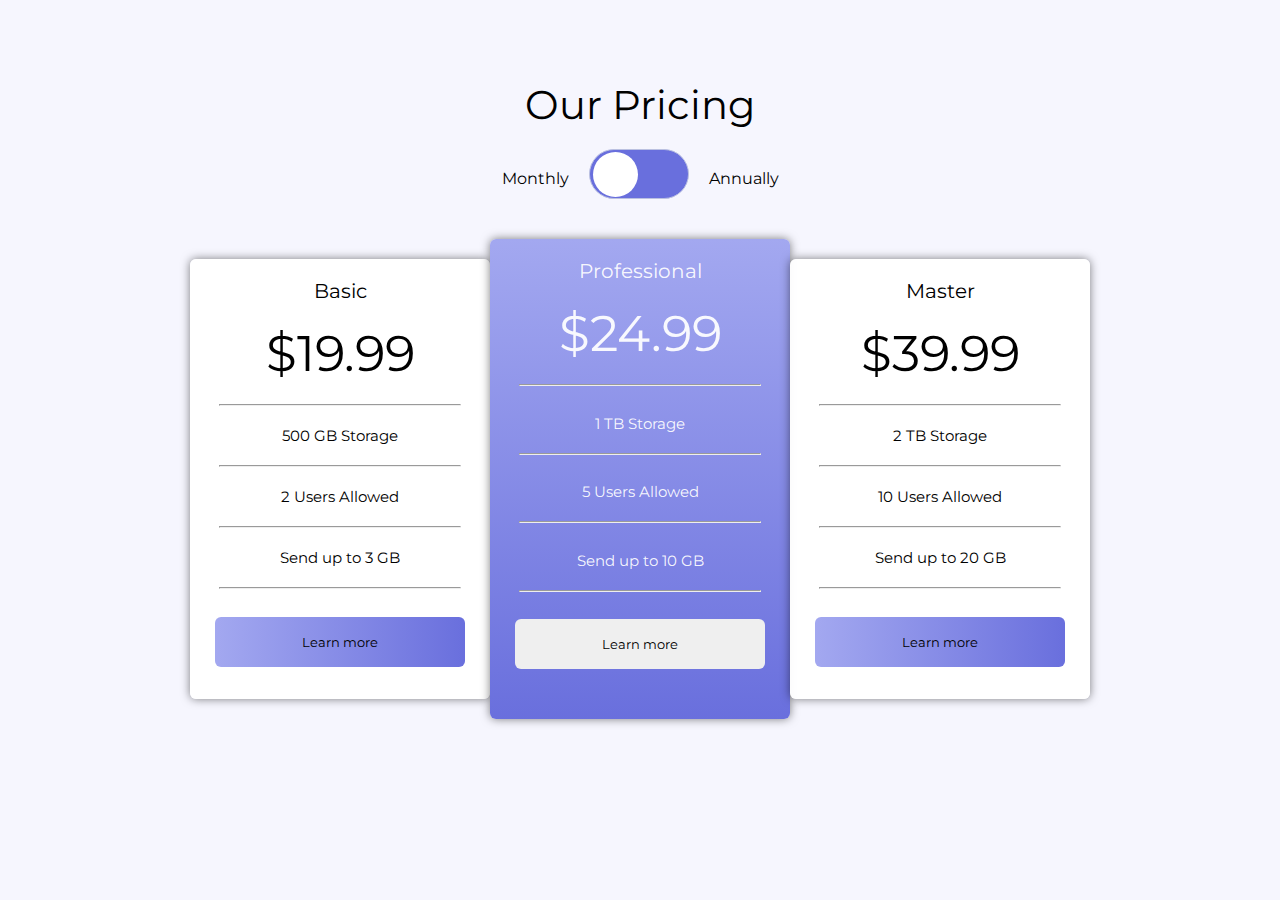
<file: index.html>
<!DOCTYPE html>
<html lang="en">
<head>
    <meta charset="UTF-8">
    <meta name="viewport" content="width=device-width, initial-scale=1.0">
    <title>Document</title>
    <link rel="stylesheet" href="styles.css">
    <link href="https://fonts.googleapis.com/css2?family=Montserrat:wght@700&display=swap" rel="stylesheet">
</head>
<body>
<div class="cont">
    <div class="titl">Our Pricing</div>
        <div class="container">
            <div class="mon">Monthly</div>
            <input type="checkbox" id="toggle-button" class="toggle-button">
            <div class="ann">Annually</div>
        </div>
          
    
    <div class="blocks">
        <div class="basic">
            <div class="name">Basic</div>
            <div class="price price1">$19.99</div>
            <hr></hr>
            <div class="storage">500 GB Storage</div>
            <hr></hr>
            <div class="users">2 Users Allowed</div>
            <hr></hr>
            <div class="sendup">Send up to 3 GB</div>
            <hr></hr>
            <button class="more">Learn more</button>
        </div>
        <div class="professional">
            <div class="name">Professional</div>
            <div class="price price2">$24.99</div>
            <hr>
            <div class="storage">1 TB Storage</div>
            <hr>
            <div class="users">5 Users Allowed</div>
            <hr>
            <div class="sendup">Send up to 10 GB</div>
            <hr>
            <button class="more1">Learn more</button>
        </div>
        <div class="master">
            <div class="name">Master</div>
            <div class="price price3">$39.99</div>
            <hr>
            <div class="storage">2 TB Storage</div>
            <hr>
            <div class="users">10 Users Allowed</div>
            <hr>
            <div class="sendup">Send up to 20 GB</div>
            <hr>
            <button class="more">Learn more</button>
        </div>  
    </div>
</div>  
    <script src="script.js"></script>
</body>
</html>
</file>
<file: styles.css>
*{  

    margin-top: 20px;
    text-align: center;
    font-family: 'Montserrat', sans-serif;
}
.cont{
 width: 1440px;
 
}
body{
    background-color: hsl(240, 78%, 98%);
    display: flex;
    justify-content: center;
}
.blocks{
    display: flex;
    font-size: 15px;
    justify-content: center;
    flex-wrap: wrap;
    margin-bottom: 90px;
    align-items: center;
    justify-items: center;
}
.basic{
    background-color: rgba(255, 255, 255, 0.945);
    border: 0px;
    border-radius: 6px;
    color: black;
    width: 300px;
    height: 440px;
    box-shadow: 0 0 10px rgba(0,0,0,0.5);
}
.professional{
    background:linear-gradient(to bottom,hsl(236, 72%, 79%), hsl(237, 63%, 64%));
    border: 0px;
    border-radius: 6px;
    color: black;
    width: 300px;
    height: 480px;
    box-shadow: 0 0 10px rgba(0,0,0,0.5);
    color: rgba(255, 255, 255, 0.932);
    display: flex;
    flex-direction: column;
    align-items: center;
    
}
.master{
    background-color: rgba(255, 255, 255, 0.945);
    border: 0px;
    border-radius: 6px;
    color: black;
    width: 300px;
    height: 440px;
    box-shadow: 0 0 10px rgba(0,0,0,0.5);
    
}
button:focus {
    outline: none !important
    }
button{
    border: 0px;
}
.more{
    background:linear-gradient(to right,hsl(236, 72%, 79%), hsl(237, 63%, 64%));
    width: 250px;
    height: 50px;
    border: 0px;
    border-radius: 6px;
}
.more1{
    width: 250px;
    height:50px;
    border: 0px;
    border-radius: 6px;
}
hr{
    width: 240px;
}
.price{
    font-size: 50px;
}
.name{
    font-size: 20px;
}
.titl{
    font-size: 40px;
    padding-bottom: 0px;
}
.more:hover{
   border: 1px solid black;
   background: transparent;
   color: hsl(234, 14%, 74%);
    
}
.more1:hover{
    border: 1px solid white;
    color: rgba(255, 255, 255, 0.945);
    background: transparent;
}
.toggle-button {
  position: relative;
  display: inline-block;
  width: 100px;
  height: 50px;
  margin: 0;
  vertical-align: top;
  background: hsl(237, 63%, 64%);
  border: 1px solid #bbc1e1;
  border-radius: 30px;
  outline: none;
  cursor: pointer;
  -webkit-appearance: none;
  -moz-appearance: none;
  appearance: none;
  margin-left: 20px;
  margin-right: 20px;
 }
 .toggle-button::after {
  content: "";

  display: inline-block;
  position: absolute;
  left: 3px;
  top: 1.5px;

  width: 45px;
  height: 45px;
  background-color: #fff; 
  border-radius: 50%;

  transform: translateX(0);
}
.toggle-button:checked::after {
  transform: translateX(calc(100% + 3px));
  background-color: #fff;  
}
.toggle-button:checked {
  background-color:hsl(237, 63%, 64%);
}
.container{
  display: flex; 
  justify-content: center;

}
</file>
